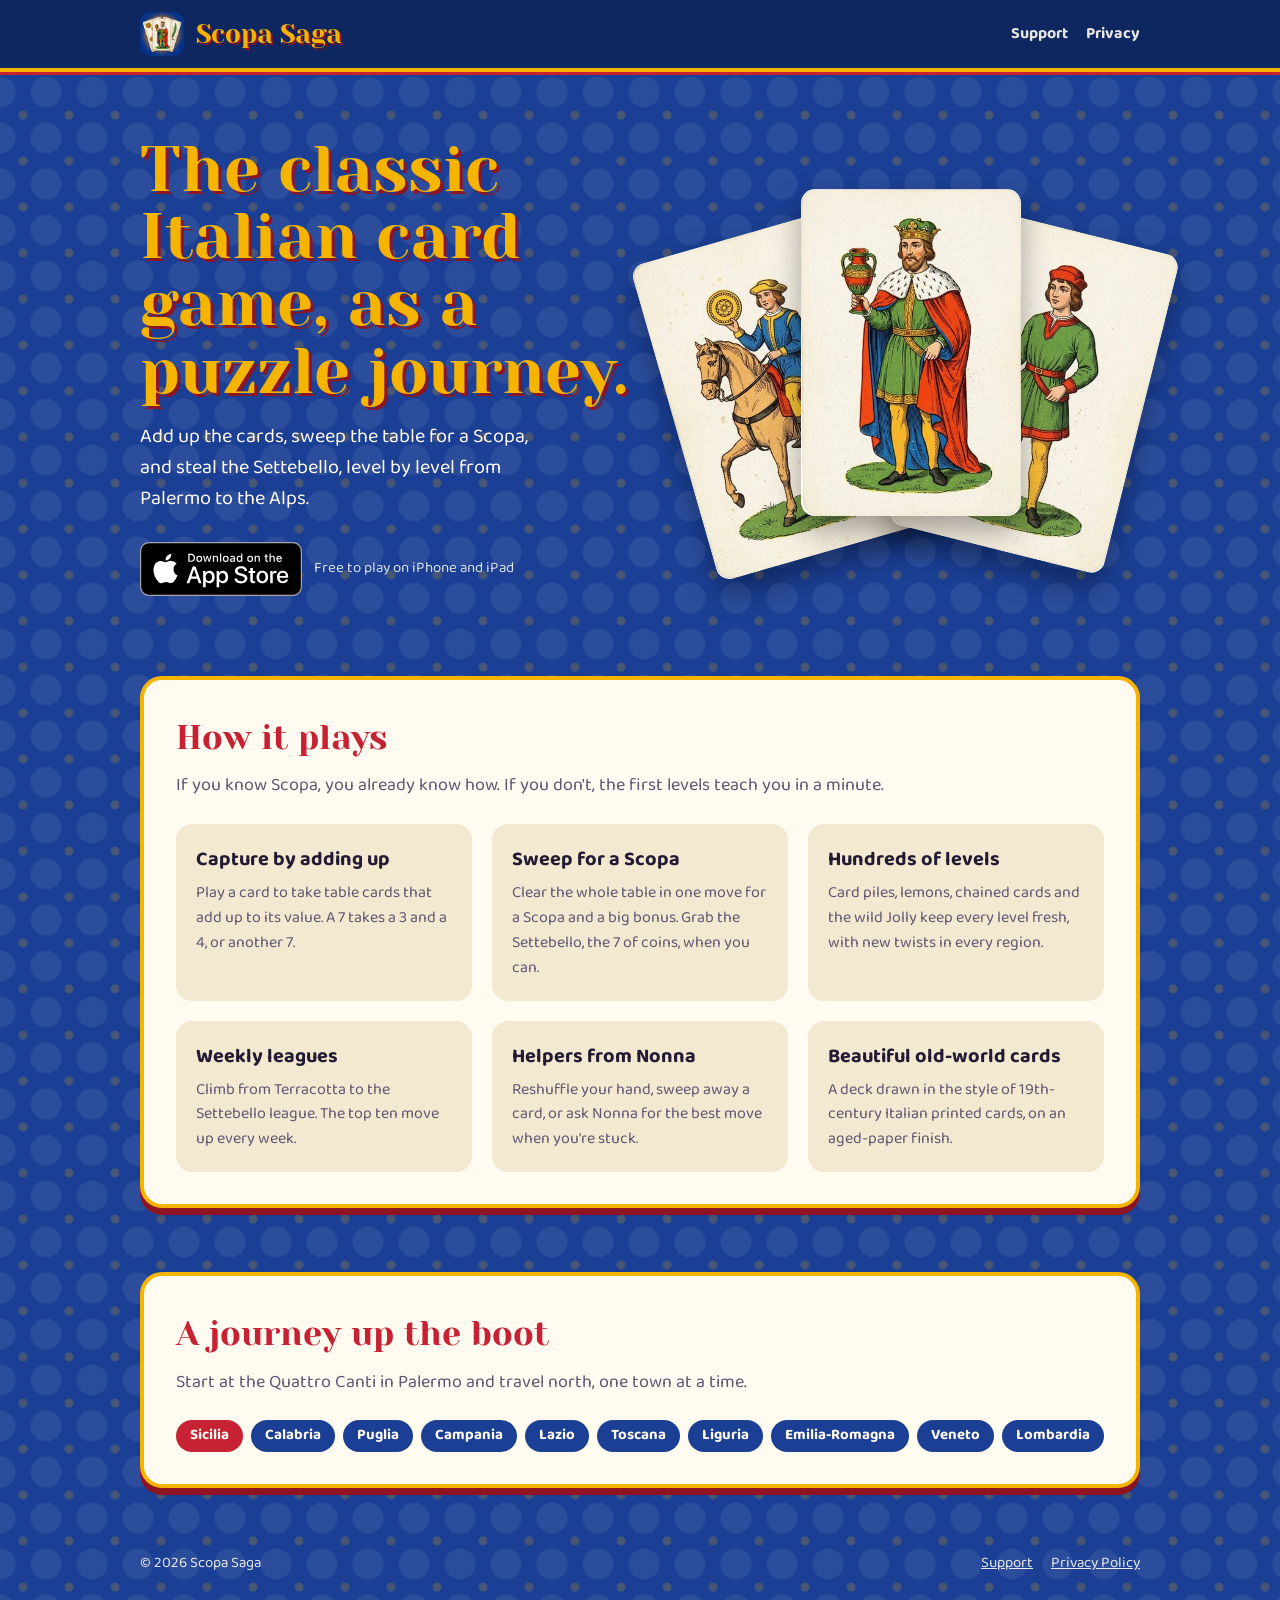
<file: index.html>
<!doctype html>
<html lang="en">
<head>
  <meta charset="utf-8">
  <meta name="viewport" content="width=device-width, initial-scale=1">
  <title>Scopa Saga</title>
  <meta name="description" content="Scopa Saga is a free card puzzle game: play the classic Italian game of Scopa through hundreds of levels on a journey from Sicily to the Alps.">
  <meta property="og:title" content="Scopa Saga">
  <meta property="og:description" content="The classic Italian card game, reimagined as a puzzle journey up the boot.">
  <meta property="og:image" content="https://scopasaga.com/img/og.jpg">
  <meta property="og:url" content="https://scopasaga.com/">
  <meta name="twitter:card" content="summary_large_image">
  <link rel="icon" href="img/favicon.png">
  <link rel="apple-touch-icon" href="img/apple-touch-icon.png">
  <link rel="preconnect" href="https://fonts.googleapis.com">
  <link rel="preconnect" href="https://fonts.gstatic.com" crossorigin>
  <link rel="stylesheet" href="https://fonts.googleapis.com/css2?family=Baloo+2:wght@500;700;800&family=Yeseva+One&display=swap">
  <link rel="stylesheet" href="style.css">
</head>
<body>
  <header class="top">
    <div class="wrap">
      <a class="brand" href="/"><img src="img/icon.png" alt=""><span>Scopa Saga</span></a>
      <nav class="nav"><a href="support.html">Support</a><a href="privacy.html">Privacy</a></nav>
    </div>
  </header>

  <main>
    <section class="wrap hero">
      <div>
        <h1>The classic Italian card game, as a puzzle journey.</h1>
        <p>Add up the cards, sweep the table for a Scopa, and steal the Settebello, level by level from Palermo to the Alps.</p>
        <div class="cta">
          <a class="store-badge" href="https://apps.apple.com/app/scopa-saga/id6822959425"><img src="img/download-on-the-app-store.svg" alt="Download on the App Store" width="162" height="54"></a>
          <span class="note">Free to play on iPhone and iPad</span>
        </div>
      </div>
      <div class="fan" aria-hidden="true">
        <img src="img/d9.jpg" alt="">
        <img src="img/s8.jpg" alt="">
        <img src="img/c10.jpg" alt="">
      </div>
    </section>

    <section class="wrap section">
      <div class="panel">
        <h2>How it plays</h2>
        <p class="lead">If you know Scopa, you already know how. If you don't, the first levels teach you in a minute.</p>
        <div class="features">
          <div class="feature"><h3>Capture by adding up</h3><p>Play a card to take table cards that add up to its value. A 7 takes a 3 and a 4, or another 7.</p></div>
          <div class="feature"><h3>Sweep for a Scopa</h3><p>Clear the whole table in one move for a Scopa and a big bonus. Grab the Settebello, the 7 of coins, when you can.</p></div>
          <div class="feature"><h3>Hundreds of levels</h3><p>Card piles, lemons, chained cards and the wild Jolly keep every level fresh, with new twists in every region.</p></div>
          <div class="feature"><h3>Weekly leagues</h3><p>Climb from Terracotta to the Settebello league. The top ten move up every week.</p></div>
          <div class="feature"><h3>Helpers from Nonna</h3><p>Reshuffle your hand, sweep away a card, or ask Nonna for the best move when you're stuck.</p></div>
          <div class="feature"><h3>Beautiful old-world cards</h3><p>A deck drawn in the style of 19th-century Italian printed cards, on an aged-paper finish.</p></div>
        </div>
      </div>
    </section>

    <section class="wrap section">
      <div class="panel">
        <h2>A journey up the boot</h2>
        <p class="lead">Start at the Quattro Canti in Palermo and travel north, one town at a time.</p>
        <ul class="route">
          <li>Sicilia</li><li>Calabria</li><li>Puglia</li><li>Campania</li><li>Lazio</li><li>Toscana</li>
          <li>Liguria</li><li>Emilia-Romagna</li><li>Veneto</li><li>Lombardia</li>
        </ul>
      </div>
    </section>
  </main>

  <footer class="foot">
    <div class="wrap">
      <span>© 2026 Scopa Saga</span>
      <nav><a href="support.html">Support</a><a href="privacy.html">Privacy Policy</a></nav>
    </div>
  </footer>
</body>
</html>
</file>
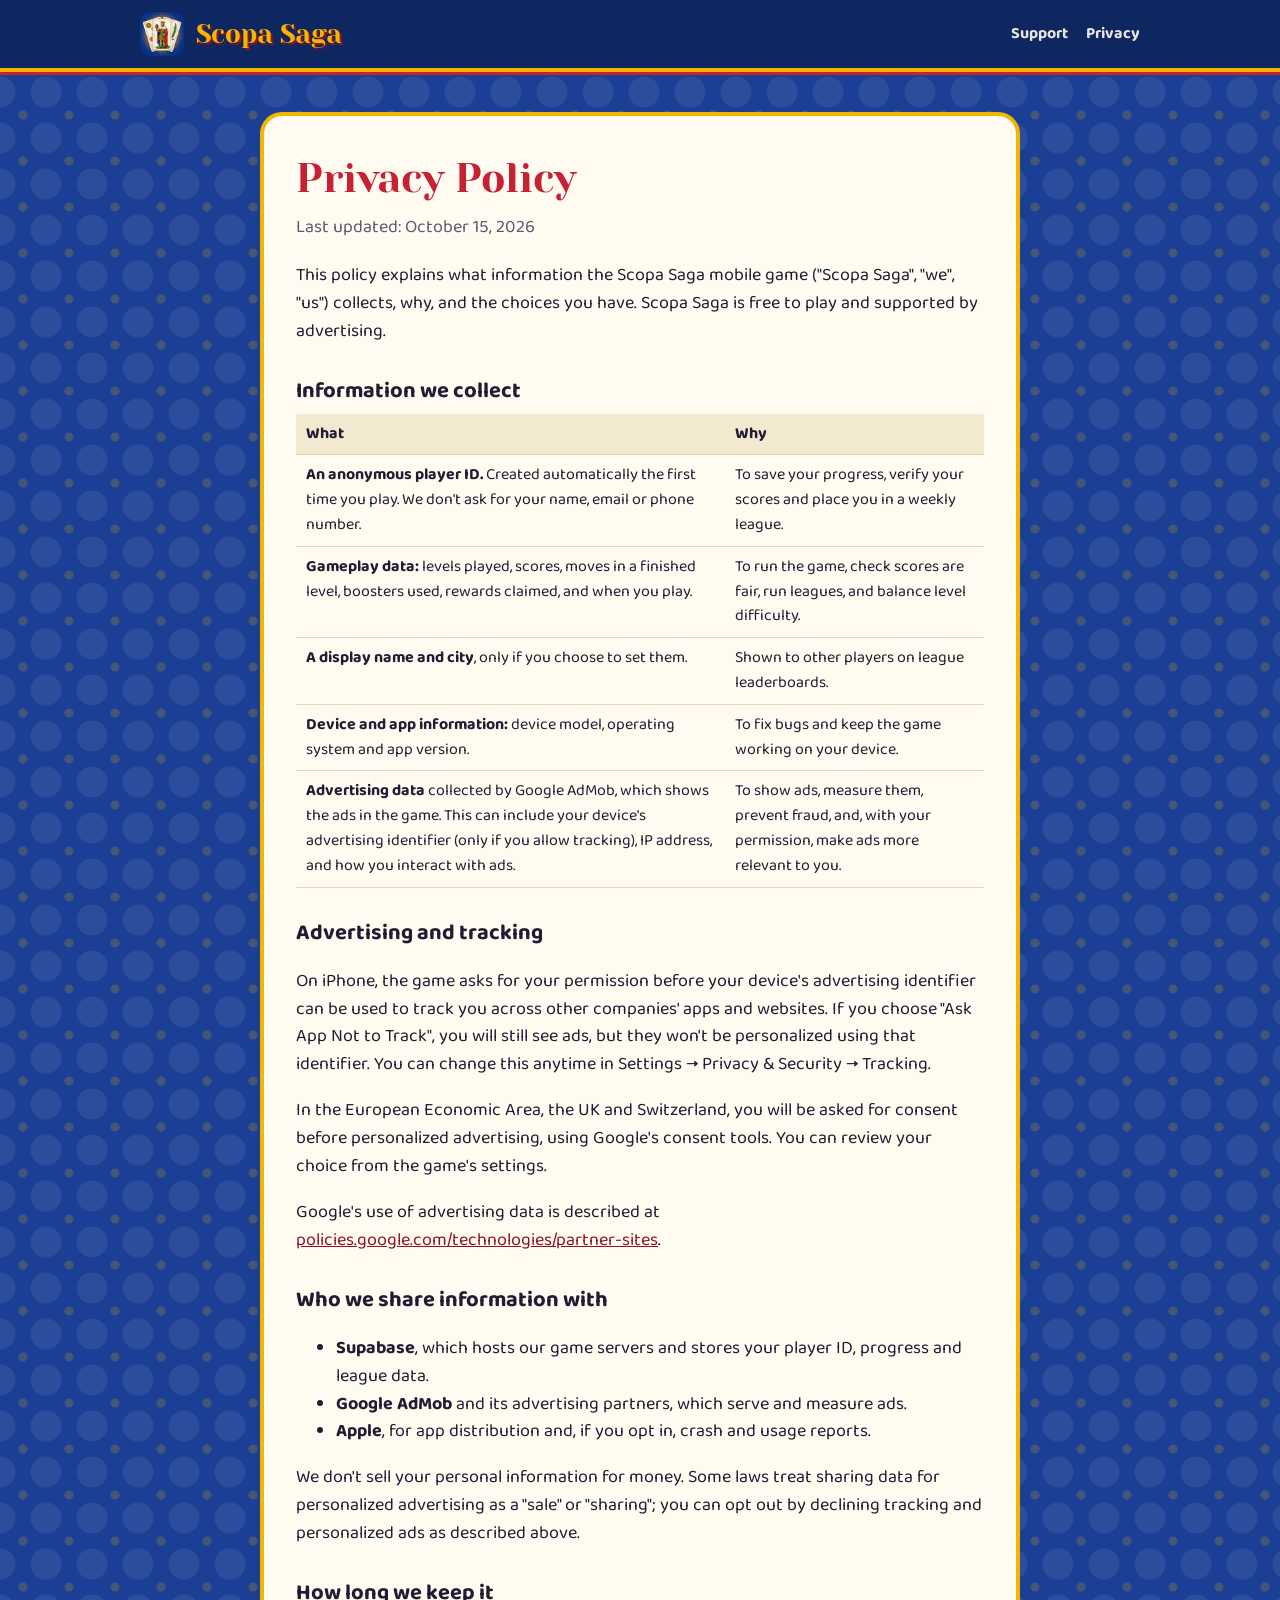
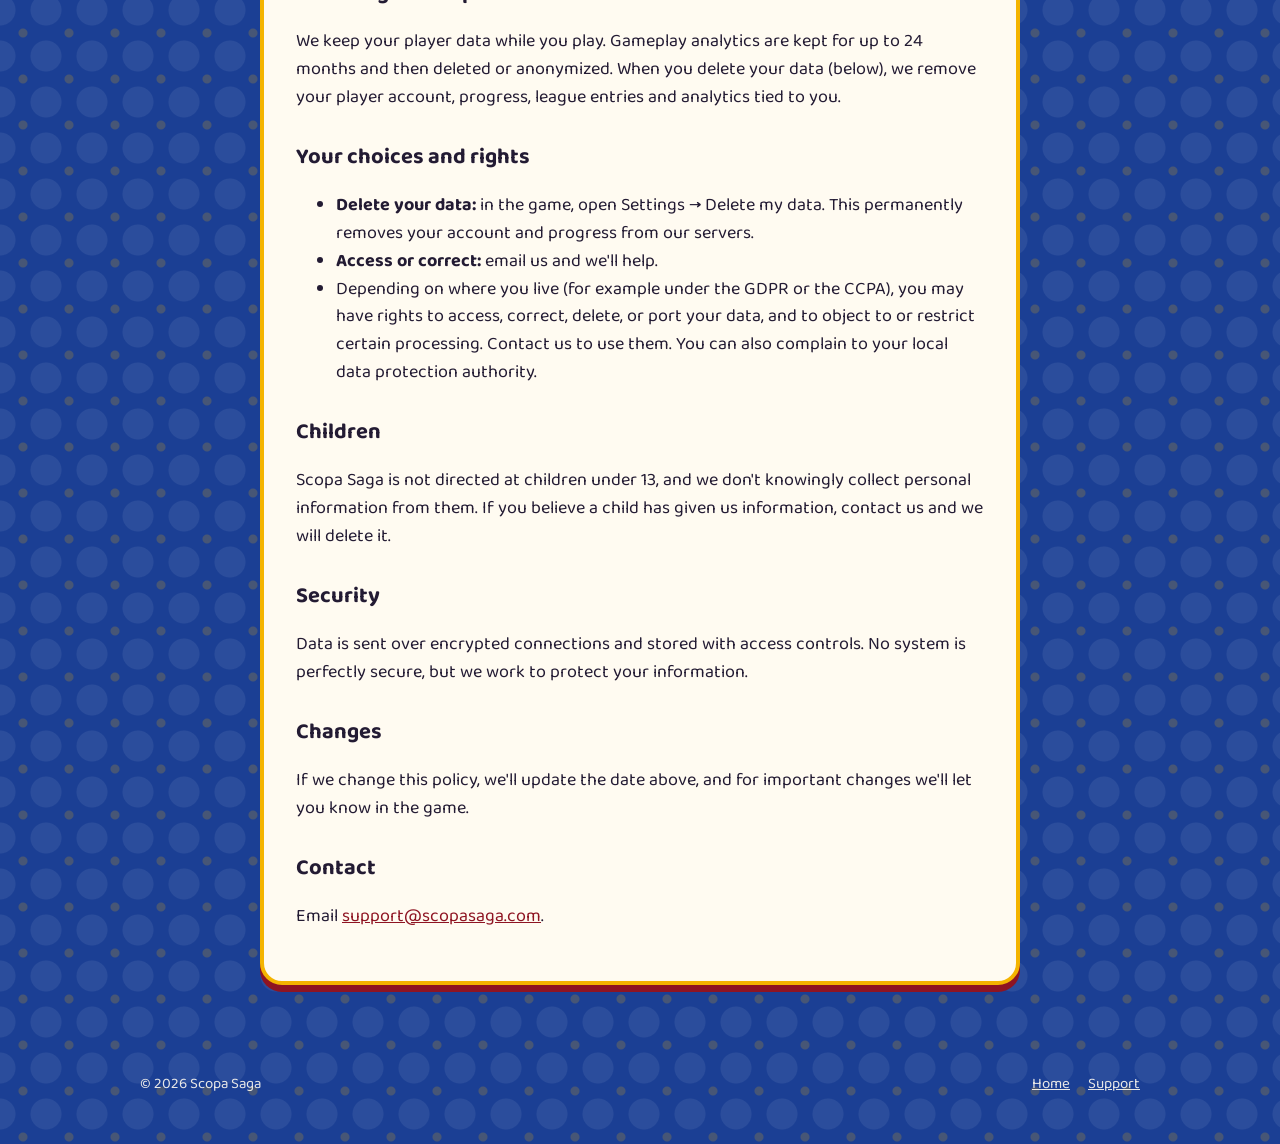
<file: privacy.html>
<!doctype html>
<html lang="en">
<head>
  <meta charset="utf-8">
  <meta name="viewport" content="width=device-width, initial-scale=1">
  <title>Privacy Policy · Scopa Saga</title>
  <meta name="description" content="How Scopa Saga collects, uses and protects your information.">
  <link rel="icon" href="img/favicon.png">
  <link rel="preconnect" href="https://fonts.googleapis.com">
  <link rel="preconnect" href="https://fonts.gstatic.com" crossorigin>
  <link rel="stylesheet" href="https://fonts.googleapis.com/css2?family=Baloo+2:wght@500;700;800&family=Yeseva+One&display=swap">
  <link rel="stylesheet" href="style.css">
</head>
<body>
  <header class="top">
    <div class="wrap">
      <a class="brand" href="/"><img src="img/icon.png" alt=""><span>Scopa Saga</span></a>
      <nav class="nav"><a href="support.html">Support</a><a href="privacy.html">Privacy</a></nav>
    </div>
  </header>

  <main class="wrap">
    <article class="panel doc">
      <h1>Privacy Policy</h1>
      <p class="meta">Last updated: October 15, 2026</p>

      <p>This policy explains what information the Scopa Saga mobile game ("Scopa Saga", "we", "us") collects, why, and the choices you have. Scopa Saga is free to play and supported by advertising.</p>

      <h2>Information we collect</h2>
      <div class="table-scroll">
      <table>
        <tr><th>What</th><th>Why</th></tr>
        <tr><td><strong>An anonymous player ID.</strong> Created automatically the first time you play. We don't ask for your name, email or phone number.</td><td>To save your progress, verify your scores and place you in a weekly league.</td></tr>
        <tr><td><strong>Gameplay data:</strong> levels played, scores, moves in a finished level, boosters used, rewards claimed, and when you play.</td><td>To run the game, check scores are fair, run leagues, and balance level difficulty.</td></tr>
        <tr><td><strong>A display name and city</strong>, only if you choose to set them.</td><td>Shown to other players on league leaderboards.</td></tr>
        <tr><td><strong>Device and app information:</strong> device model, operating system and app version.</td><td>To fix bugs and keep the game working on your device.</td></tr>
        <tr><td><strong>Advertising data</strong> collected by Google AdMob, which shows the ads in the game. This can include your device's advertising identifier (only if you allow tracking), IP address, and how you interact with ads.</td><td>To show ads, measure them, prevent fraud, and, with your permission, make ads more relevant to you.</td></tr>
      </table>
      </div>

      <h2>Advertising and tracking</h2>
      <p>On iPhone, the game asks for your permission before your device's advertising identifier can be used to track you across other companies' apps and websites. If you choose "Ask App Not to Track", you will still see ads, but they won't be personalized using that identifier. You can change this anytime in Settings → Privacy &amp; Security → Tracking.</p>
      <p>In the European Economic Area, the UK and Switzerland, you will be asked for consent before personalized advertising, using Google's consent tools. You can review your choice from the game's settings.</p>
      <p>Google's use of advertising data is described at <a href="https://policies.google.com/technologies/partner-sites">policies.google.com/technologies/partner-sites</a>.</p>

      <h2>Who we share information with</h2>
      <ul>
        <li><strong>Supabase</strong>, which hosts our game servers and stores your player ID, progress and league data.</li>
        <li><strong>Google AdMob</strong> and its advertising partners, which serve and measure ads.</li>
        <li><strong>Apple</strong>, for app distribution and, if you opt in, crash and usage reports.</li>
      </ul>
      <p>We don't sell your personal information for money. Some laws treat sharing data for personalized advertising as a "sale" or "sharing"; you can opt out by declining tracking and personalized ads as described above.</p>

      <h2>How long we keep it</h2>
      <p>We keep your player data while you play. Gameplay analytics are kept for up to 24 months and then deleted or anonymized. When you delete your data (below), we remove your player account, progress, league entries and analytics tied to you.</p>

      <h2>Your choices and rights</h2>
      <ul>
        <li><strong>Delete your data:</strong> in the game, open Settings → Delete my data. This permanently removes your account and progress from our servers.</li>
        <li><strong>Access or correct:</strong> email us and we'll help.</li>
        <li>Depending on where you live (for example under the GDPR or the CCPA), you may have rights to access, correct, delete, or port your data, and to object to or restrict certain processing. Contact us to use them. You can also complain to your local data protection authority.</li>
      </ul>

      <h2>Children</h2>
      <p>Scopa Saga is not directed at children under 13, and we don't knowingly collect personal information from them. If you believe a child has given us information, contact us and we will delete it.</p>

      <h2>Security</h2>
      <p>Data is sent over encrypted connections and stored with access controls. No system is perfectly secure, but we work to protect your information.</p>

      <h2>Changes</h2>
      <p>If we change this policy, we'll update the date above, and for important changes we'll let you know in the game.</p>

      <h2>Contact</h2>
      <p>Email <a href="mailto:support@scopasaga.com">support@scopasaga.com</a>.</p>
    </article>
  </main>

  <footer class="foot">
    <div class="wrap">
      <span>© 2026 Scopa Saga</span>
      <nav><a href="/">Home</a><a href="support.html">Support</a></nav>
    </div>
  </footer>
</body>
</html>
</file>
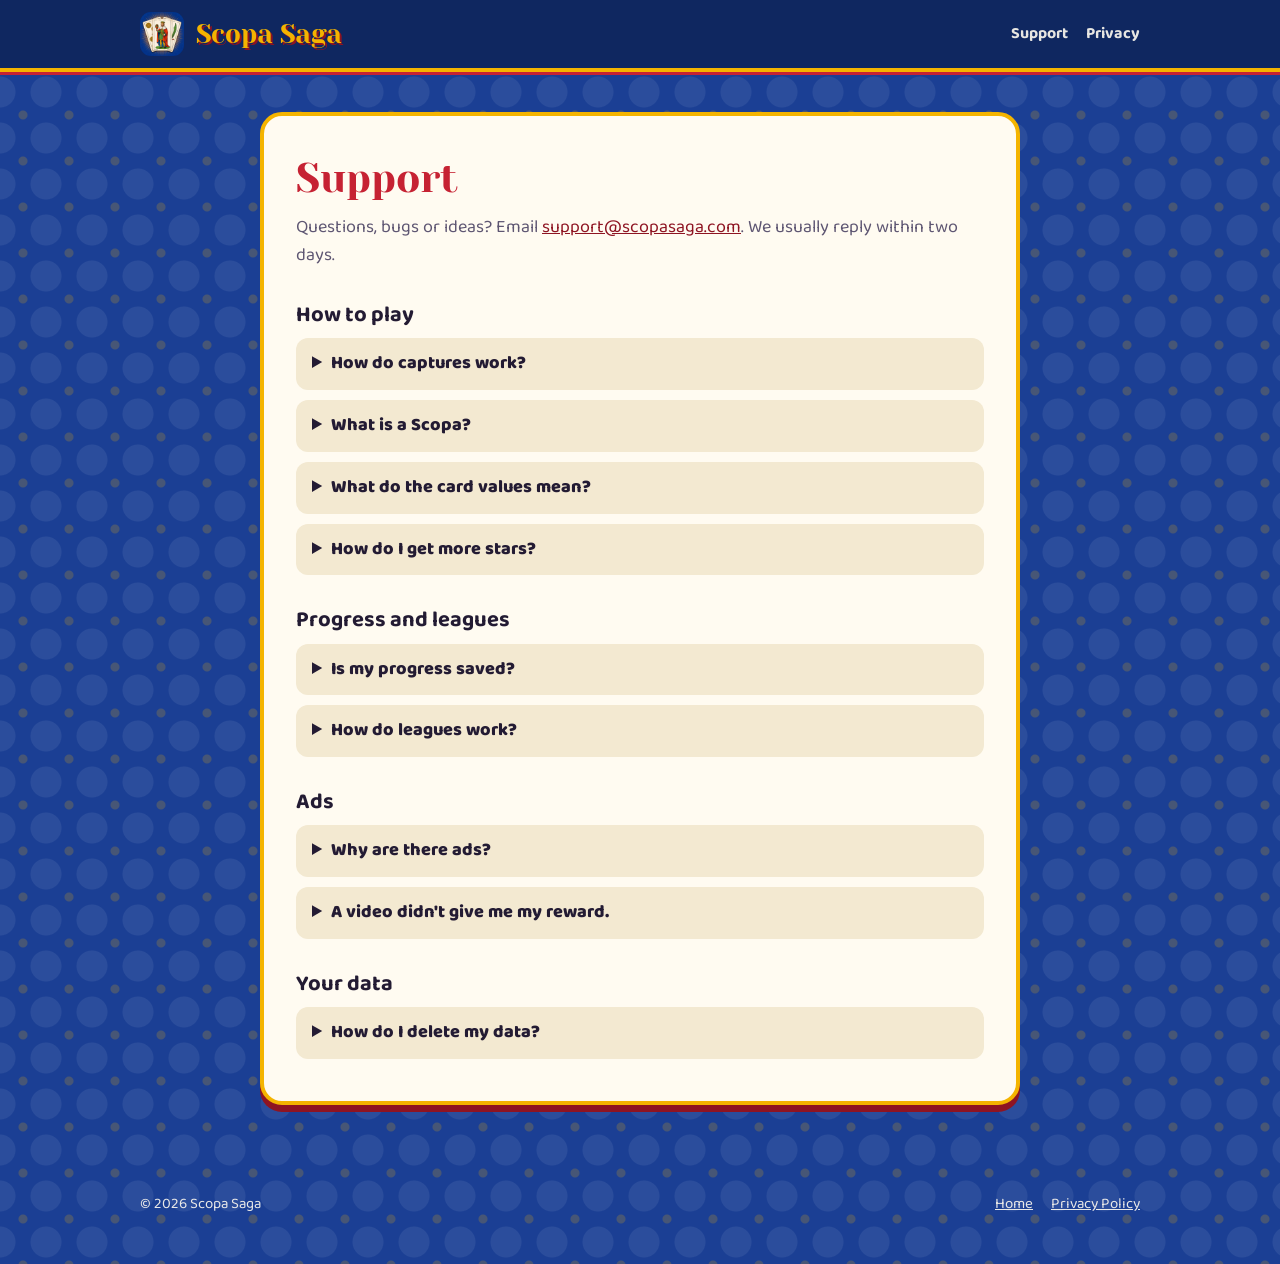
<file: support.html>
<!doctype html>
<html lang="en">
<head>
  <meta charset="utf-8">
  <meta name="viewport" content="width=device-width, initial-scale=1">
  <title>Support · Scopa Saga</title>
  <meta name="description" content="Help with Scopa Saga: how to play, progress, leagues, ads and contacting us.">
  <link rel="icon" href="img/favicon.png">
  <link rel="preconnect" href="https://fonts.googleapis.com">
  <link rel="preconnect" href="https://fonts.gstatic.com" crossorigin>
  <link rel="stylesheet" href="https://fonts.googleapis.com/css2?family=Baloo+2:wght@500;700;800&family=Yeseva+One&display=swap">
  <link rel="stylesheet" href="style.css">
</head>
<body>
  <header class="top">
    <div class="wrap">
      <a class="brand" href="/"><img src="img/icon.png" alt=""><span>Scopa Saga</span></a>
      <nav class="nav"><a href="support.html">Support</a><a href="privacy.html">Privacy</a></nav>
    </div>
  </header>

  <main class="wrap">
    <article class="panel doc">
      <h1>Support</h1>
      <p class="meta">Questions, bugs or ideas? Email <a href="mailto:support@scopasaga.com">support@scopasaga.com</a>. We usually reply within two days.</p>

      <h2>How to play</h2>
      <details><summary>How do captures work?</summary><p>Tap a card in your hand. It takes table cards that add up to its value: a 7 can take a 3 and a 4. If a card on the table has the same value as yours, you must take that one. If several captures are possible, the cards you can take light up; tap the ones you want.</p></details>
      <details><summary>What is a Scopa?</summary><p>Clearing every card from the table in one move. It's worth a big bonus, and some levels ask you to make one or more.</p></details>
      <details><summary>What do the card values mean?</summary><p>Number cards are worth their number. The Fante (page) is 8, the Cavallo (knight) is 9 and the Re (king) is 10. The Settebello is the 7 of coins.</p></details>
      <details><summary>How do I get more stars?</summary><p>Finish the goals with cards to spare. Every card left in your hand and deck adds bonus points at the end.</p></details>

      <h2>Progress and leagues</h2>
      <details><summary>Is my progress saved?</summary><p>Yes, on your device and on our servers. Deleting the app may remove progress stored on the device.</p></details>
      <details><summary>How do leagues work?</summary><p>Each week you're placed in a group of up to 50 players. Winning levels earns league points. When the week ends (Monday, 00:00 UTC), the top 10 move up a league and the bottom 10 move down.</p></details>

      <h2>Ads</h2>
      <details><summary>Why are there ads?</summary><p>Ads keep Scopa Saga free. Most ads are optional: you choose to watch a video for extra cards or a free helper.</p></details>
      <details><summary>A video didn't give me my reward.</summary><p>Rewards are given when a video plays to the end. If that happened and you didn't get it, email us with the time and what you were trying to get.</p></details>

      <h2>Your data</h2>
      <details><summary>How do I delete my data?</summary><p>In the game, open Settings → Delete my data. This permanently removes your account and progress. You can also email us. See our <a href="privacy.html">Privacy Policy</a>.</p></details>
    </article>
  </main>

  <footer class="foot">
    <div class="wrap">
      <span>© 2026 Scopa Saga</span>
      <nav><a href="/">Home</a><a href="privacy.html">Privacy Policy</a></nav>
    </div>
  </footer>
</body>
</html>
</file>
<file: style.css>
/* Scopa Saga site — same world as the game: cobalt majolica table, saffron trim, aged playing cards. */
:root {
  --cobalt: #1B3F94; --cobalt-deep: #0F2760; --saffron: #F4B400; --saffron-deep: #A97500;
  --red: #C62233; --red-deep: #8E1422; --paper: #FFFBF1; --paper-2: #F3E9D1; --ink: #231B33; --ink-soft: #5E5672;
  --display: 'Yeseva One', Georgia, 'Times New Roman', serif;
  --ui: 'Baloo 2', 'Trebuchet MS', system-ui, sans-serif;
}
* { box-sizing: border-box; }
html { -webkit-text-size-adjust: 100%; }
body {
  margin: 0; font-family: var(--ui); font-size: 18px; line-height: 1.55; color: var(--paper);
  background-color: var(--cobalt);
  background-image:
    radial-gradient(circle at 50% 50%, rgba(244,180,0,.2) 0 4px, transparent 5px),
    radial-gradient(circle at 0 0, rgba(255,255,255,.07) 0 15px, transparent 16px),
    radial-gradient(circle at 100% 0, rgba(255,255,255,.07) 0 15px, transparent 16px),
    radial-gradient(circle at 0 100%, rgba(255,255,255,.07) 0 15px, transparent 16px),
    radial-gradient(circle at 100% 100%, rgba(255,255,255,.07) 0 15px, transparent 16px);
  background-size: 46px 46px;
}
a { color: var(--saffron); }
a:focus-visible, .btn:focus-visible { outline: 3px solid var(--saffron); outline-offset: 3px; }
.wrap { max-width: 1040px; margin: 0 auto; padding-inline: 20px; }

/* Header */
.top { background: var(--cobalt-deep); border-bottom: 4px solid var(--saffron); box-shadow: 0 3px 0 var(--red); }
.top .wrap { display: flex; align-items: center; justify-content: space-between; gap: 16px; padding-block: 12px; }
.brand { display: flex; align-items: center; gap: 12px; text-decoration: none; }
.brand img { width: 44px; height: 44px; border-radius: 11px; }
.brand span { font-family: var(--display); font-size: 26px; color: var(--saffron); text-shadow: 2px 2px 0 var(--red-deep); }
.nav { display: flex; gap: 18px; font-weight: 700; font-size: 16px; }
.nav a { color: var(--paper); text-decoration: none; opacity: .9; }
.nav a:hover { opacity: 1; text-decoration: underline; }

/* Hero */
.hero { display: grid; grid-template-columns: 1.1fr 1fr; gap: 40px; align-items: center; padding-block: 64px 48px; }
.hero h1 { font-family: var(--display); font-weight: 400; font-size: clamp(40px, 6vw, 64px); line-height: 1.05; margin: 0 0 16px; color: var(--saffron); text-shadow: 3px 3px 0 var(--red-deep); text-wrap: balance; }
.hero p { font-size: 20px; margin: 0 0 28px; max-width: 34ch; }
.cta { display: flex; flex-wrap: wrap; gap: 12px; align-items: center; }
.btn { display: inline-flex; align-items: center; gap: 10px; padding: 14px 22px; border-radius: 14px; font: 800 18px var(--ui); text-decoration: none; background: var(--saffron); color: var(--ink); box-shadow: 0 4px 0 var(--saffron-deep); }
.btn.soon { background: var(--paper); box-shadow: 0 4px 0 #CDBF9C; }
/* Apple's official badge, unmodified: at least 40px tall, clear space of a quarter of its height. */
.store-badge { display: inline-block; padding: 14px; margin: -14px; line-height: 0; }
.store-badge img { height: 54px; width: auto; }
.note { font-size: 15px; opacity: .85; }
.fan { position: relative; height: 420px; }
.fan img { position: absolute; top: 50%; left: 50%; width: 220px; border-radius: 14px; box-shadow: 0 14px 30px rgba(0,0,0,.35); transform-origin: 50% 120%; }
.fan img:nth-child(1) { transform: translate(-50%, -50%) rotate(-16deg) translateX(-70px); }
.fan img:nth-child(2) { transform: translate(-50%, -50%) rotate(14deg) translateX(70px); }
.fan img:nth-child(3) { transform: translate(-50%, -54%); }

/* Panels */
.panel { background: var(--paper); color: var(--ink); border: 4px solid var(--saffron); border-radius: 22px; box-shadow: 0 7px 0 var(--red-deep); padding: 32px; }
.section { padding-block: 32px; }
.section h2 { font-family: var(--display); font-weight: 400; font-size: 34px; color: var(--red); margin: 0 0 8px; text-wrap: balance; }
.section .lead { color: var(--ink-soft); margin: 0 0 24px; }
.features { display: grid; grid-template-columns: repeat(3, 1fr); gap: 20px; }
.feature { background: var(--paper-2); border-radius: 16px; padding: 20px; }
.feature h3 { margin: 0 0 6px; font-size: 20px; }
.feature p { margin: 0; color: var(--ink-soft); font-size: 16px; }
.route { display: flex; flex-wrap: wrap; gap: 8px; margin: 0; padding: 0; list-style: none; }
.route li { background: var(--cobalt); color: var(--paper); border-radius: 99px; padding: 4px 14px; font-weight: 700; font-size: 15px; }
.route li:first-child { background: var(--red); }

/* Document pages (privacy, support) */
.doc { max-width: 760px; margin: 40px auto 56px; }
.doc h1 { font-family: var(--display); font-weight: 400; font-size: 40px; color: var(--red); margin: 0 0 4px; }
.doc h2 { font-size: 22px; margin: 28px 0 6px; }
.doc p, .doc li { color: var(--ink); }
.doc .meta { color: var(--ink-soft); margin: 0 0 20px; }
.doc a { color: var(--red-deep); }
.doc table { border-collapse: collapse; width: 100%; font-size: 16px; }
.doc th, .doc td { text-align: left; vertical-align: top; padding: 8px 10px; border-bottom: 1px solid #E2D6B8; }
.doc th { background: var(--paper-2); }
.table-scroll { overflow-x: auto; }
details { background: var(--paper-2); border-radius: 12px; padding: 12px 16px; margin-bottom: 10px; }
summary { font-weight: 800; cursor: pointer; }

/* Footer */
.foot { padding-block: 32px 48px; font-size: 15px; opacity: .9; }
.foot .wrap { display: flex; flex-wrap: wrap; gap: 12px 24px; justify-content: space-between; }
.foot nav { display: flex; gap: 18px; }
.foot a { color: var(--paper); }

@media (max-width: 780px) {
  .hero { grid-template-columns: 1fr; padding-block: 40px 24px; text-align: center; }
  .hero p { margin-inline: auto; }
  .cta { justify-content: center; }
  .fan { height: 320px; }
  .fan img { width: 160px; }
  .features { grid-template-columns: 1fr; }
  .panel { padding: 22px; }
  .nav { gap: 12px; font-size: 15px; }
}
@media (prefers-reduced-motion: no-preference) {
  .fan img { transition: transform .4s ease; }
  .fan:hover img:nth-child(1) { transform: translate(-50%, -50%) rotate(-20deg) translateX(-86px); }
  .fan:hover img:nth-child(2) { transform: translate(-50%, -50%) rotate(18deg) translateX(86px); }
}
</file>
